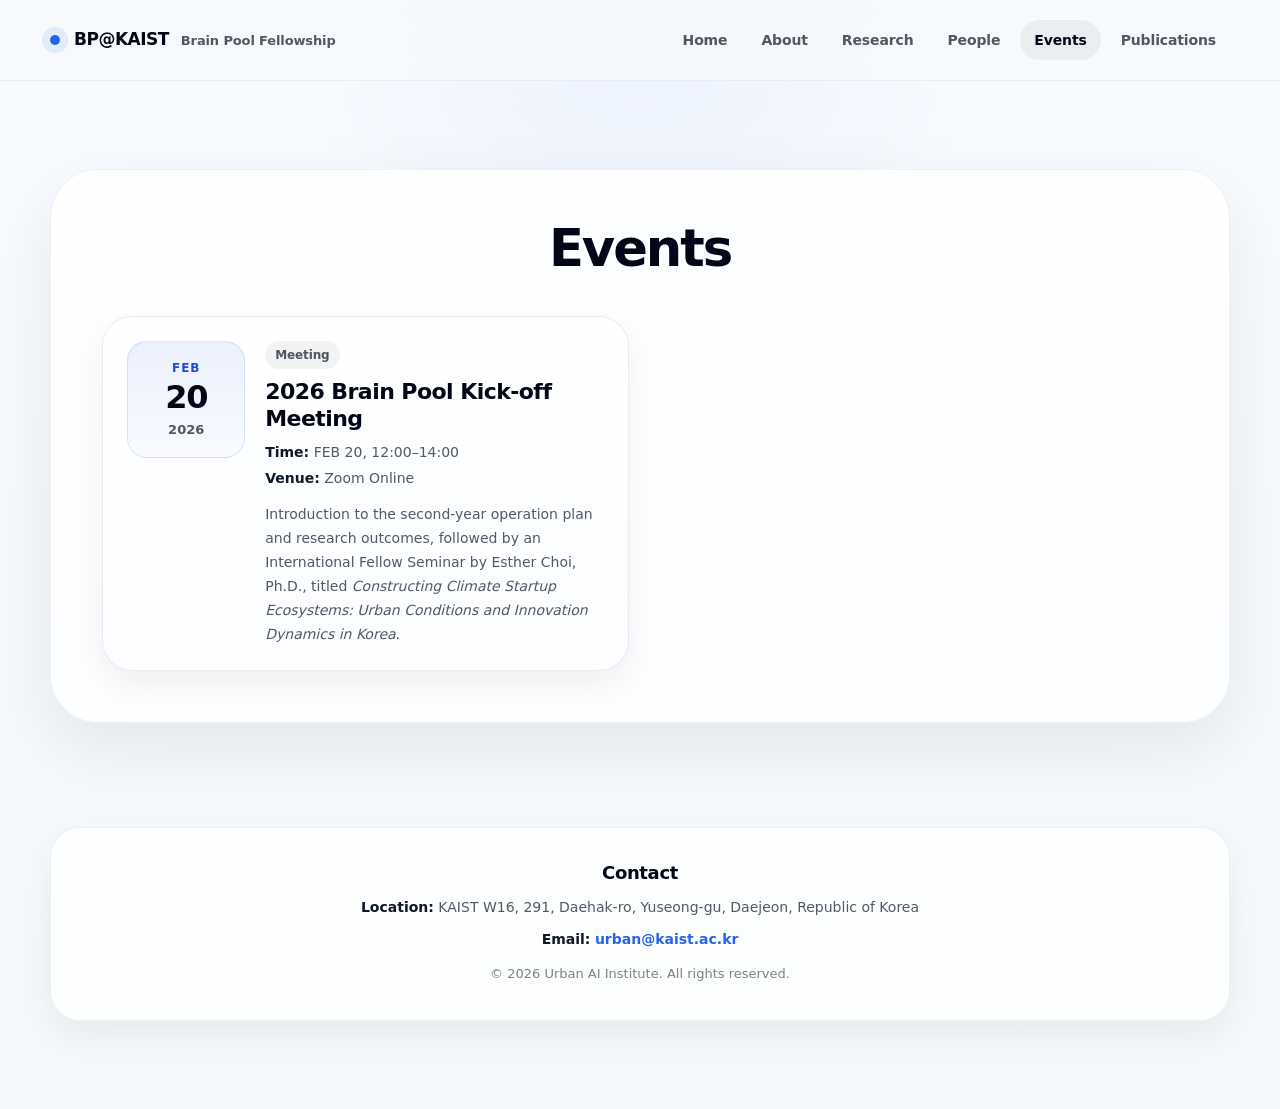
<file: projects-bp-events.html>
<!doctype html>
<html lang="en">
  <head>
    <meta charset="utf-8" />
    <meta name="viewport" content="width=device-width, initial-scale=1" />
    <title>Events | BP@KAIST — Brain Pool Fellowship Program</title>

    <style>
      :root {
        --bg: #f4f7fb;
        --bg-soft: #f8fbff;
        --surface: rgba(255, 255, 255, 0.82);
        --surface-strong: rgba(255, 255, 255, 0.96);
        --card: rgba(255, 255, 255, 0.94);

        --text: #0f172a;
        --text-strong: #020617;
        --muted: rgba(15, 23, 42, 0.72);
        --muted-2: rgba(15, 23, 42, 0.54);

        --brand: #2563eb;
        --brand-strong: #1d4ed8;
        --brand-soft: rgba(37, 99, 235, 0.1);

        --stroke: rgba(15, 23, 42, 0.09);
        --stroke-soft: rgba(15, 23, 42, 0.06);
        --divider: rgba(15, 23, 42, 0.08);

        --shadow-xs: 0 4px 14px rgba(15, 23, 42, 0.04);
        --shadow-sm: 0 14px 34px rgba(15, 23, 42, 0.06);
        --shadow-md: 0 24px 70px rgba(15, 23, 42, 0.08);
        --shadow-lg: 0 36px 100px rgba(2, 6, 23, 0.2);

        --radius-sm: 16px;
        --radius-md: 24px;
        --radius-lg: 32px;
        --radius-xl: 40px;
        --radius-2xl: 48px;
        --radius-pill: 999px;

        --space-1: 4px;
        --space-2: 8px;
        --space-3: 12px;
        --space-4: 16px;
        --space-5: 20px;
        --space-6: 24px;
        --space-7: 32px;
        --space-8: 40px;
        --space-9: 48px;
        --space-10: 64px;
        --space-11: 80px;
        --space-12: 104px;

        --font-stack:
          ui-sans-serif, system-ui, -apple-system, BlinkMacSystemFont,
          "Segoe UI", Roboto, Helvetica, Arial, "Apple SD Gothic Neo",
          "Noto Sans KR", "Malgun Gothic", sans-serif;

        --h1: clamp(36px, 4.4vw, 56px);
        --h2: clamp(30px, 3.6vw, 46px);
        --h3: clamp(20px, 2vw, 26px);

        --lh-tight: 1.04;
        --lh-title: 1.12;
        --lh-body: 1.72;

        --tracking-tight: -0.04em;
        --tracking-mid: -0.03em;

        --container: 1180px;
        --nav-height: 80px;
      }

      * {
        box-sizing: border-box;
      }

      html {
        scroll-behavior: smooth;
      }

      body {
        margin: 0;
        font-family: var(--font-stack);
        color: var(--text);
        background:
          radial-gradient(
            circle at top,
            rgba(37, 99, 235, 0.06),
            transparent 28%
          ),
          linear-gradient(180deg, #f8fbff 0%, #f4f7fb 100%);
        line-height: var(--lh-body);
        text-rendering: optimizeLegibility;
        -webkit-font-smoothing: antialiased;
        -moz-osx-font-smoothing: grayscale;
      }

      img {
        display: block;
        max-width: 100%;
      }

      a {
        color: inherit;
        text-decoration: none;
      }

      a:focus-visible,
      button:focus-visible {
        outline: 3px solid rgba(37, 99, 235, 0.24);
        outline-offset: 4px;
        border-radius: 12px;
      }

      .container {
        width: min(var(--container), calc(100% - 40px));
        margin: 0 auto;
      }

      header {
        position: sticky;
        top: 0;
        z-index: 100;
        background: rgba(248, 250, 252, 0.78);
        backdrop-filter: blur(18px) saturate(145%);
        border-bottom: 1px solid rgba(15, 23, 42, 0.06);
      }

      .header-inner {
        min-height: var(--nav-height);
        display: flex;
        align-items: center;
        justify-content: space-between;
        gap: var(--space-6);
      }

      .logo {
        display: inline-flex;
        align-items: center;
        gap: 14px;
        min-height: 44px;
        white-space: nowrap;
      }

      .logo-mark {
        width: 10px;
        height: 10px;
        border-radius: 50%;
        background: var(--brand);
        box-shadow: 0 0 0 8px rgba(37, 99, 235, 0.1);
        flex: 0 0 auto;
      }

      .logo-text {
        display: inline-flex;
        align-items: baseline;
        gap: 12px;
        flex-wrap: wrap;
      }

      .logo-main {
        font-size: 17px;
        font-weight: 800;
        letter-spacing: -0.03em;
        color: var(--text-strong);
      }

      .logo-sub {
        font-size: 13px;
        font-weight: 600;
        letter-spacing: -0.01em;
        color: var(--muted);
      }

      nav ul {
        list-style: none;
        display: flex;
        align-items: center;
        gap: 6px;
        margin: 0;
        padding: 0;
      }

      nav a {
        display: inline-flex;
        align-items: center;
        justify-content: center;
        min-height: 40px;
        padding: 0 14px;
        border-radius: var(--radius-pill);
        font-size: 14px;
        font-weight: 650;
        letter-spacing: -0.01em;
        color: var(--muted);
        transition:
          color 0.18s ease,
          background 0.18s ease,
          transform 0.18s ease;
      }

      nav a:hover,
      nav a.active {
        color: var(--text-strong);
        background: rgba(15, 23, 42, 0.05);
      }

      nav a:hover {
        transform: translateY(-1px);
      }

      main {
        position: relative;
        z-index: 2;
      }

      .section {
        padding: 88px 0 96px;
      }

      .section-shell {
        background: var(--surface);
        border: 1px solid var(--stroke-soft);
        border-radius: var(--radius-2xl);
        box-shadow: var(--shadow-md);
        padding: clamp(28px, 4vw, 64px);
      }

      .section-header {
        max-width: 780px;
        margin: 0 auto 40px;
        text-align: center;
      }

      .section-title {
        margin: 0;
        font-size: clamp(34px, 4vw, 52px);
        line-height: 1.08;
        letter-spacing: -0.04em;
        color: var(--text-strong);
        font-weight: 820;
      }

      .event-grid {
        display: grid;
        grid-template-columns: repeat(2, minmax(0, 1fr));
        gap: 22px;
      }

      .event-card {
        display: grid;
        grid-template-columns: 118px minmax(0, 1fr);
        gap: 20px;
        align-items: start;
        padding: 24px;
        border-radius: 30px;
        background: linear-gradient(180deg, #ffffff 0%, #fbfdff 100%);
        border: 1px solid rgba(15, 23, 42, 0.08);
        box-shadow: var(--shadow-sm);
        transition:
          transform 0.2s ease,
          box-shadow 0.2s ease,
          border-color 0.2s ease;
      }

      .event-card:hover {
        transform: translateY(-4px);
        box-shadow: 0 24px 56px rgba(15, 23, 42, 0.1);
        border-color: rgba(37, 99, 235, 0.16);
      }

      .event-media {
        width: 118px;
        height: 118px;
        border-radius: 20px;
        overflow: hidden;
        border: 1px solid rgba(15, 23, 42, 0.08);
        background: #f2f4f8;
      }

      .event-media img {
        width: 100%;
        height: 100%;
        object-fit: cover;
      }

      .event-date {
        border-radius: 20px;
        padding: 16px 12px;
        background:
          linear-gradient(
            180deg,
            rgba(37, 99, 235, 0.09),
            rgba(37, 99, 235, 0.03)
          ),
          #fff;
        border: 1px solid rgba(37, 99, 235, 0.14);
        text-align: center;
      }

      .event-date .month {
        display: block;
        font-size: 12px;
        font-weight: 900;
        letter-spacing: 0.08em;
        text-transform: uppercase;
        color: var(--brand-strong);
      }

      .event-date .day {
        display: block;
        margin-top: 2px;
        font-size: 32px;
        line-height: 1;
        font-weight: 900;
        letter-spacing: -0.04em;
        color: var(--text-strong);
      }

      .event-date .year {
        display: block;
        margin-top: 6px;
        font-size: 13px;
        color: var(--muted);
        font-weight: 700;
      }

      .event-body {
        display: grid;
        gap: 10px;
      }

      .event-tag {
        display: inline-flex;
        align-items: center;
        width: fit-content;
        min-height: 28px;
        padding: 0 10px;
        border-radius: var(--radius-pill);
        background: rgba(15, 23, 42, 0.05);
        color: var(--muted);
        font-size: 12px;
        font-weight: 800;
        letter-spacing: -0.01em;
      }

      .event-title {
        margin: 0;
        font-size: 22px;
        line-height: 1.2;
        letter-spacing: -0.025em;
        font-weight: 820;
        color: var(--text-strong);
      }

      .event-meta {
        display: grid;
        gap: 4px;
        color: var(--muted);
        font-size: 14px;
        line-height: 1.55;
      }

      .event-meta strong {
        color: var(--text);
      }

      .event-desc {
        margin: 2px 0 0;
        color: var(--muted);
        font-size: 14px;
        line-height: 1.72;
      }

      .event-actions {
        display: flex;
        gap: 10px;
        flex-wrap: wrap;
        margin-top: 6px;
      }

      .btn-line {
        display: inline-flex;
        align-items: center;
        justify-content: center;
        min-height: 40px;
        padding: 0 14px;
        border-radius: var(--radius-pill);
        background: #fff;
        border: 1px solid rgba(15, 23, 42, 0.1);
        color: var(--text);
        font-weight: 800;
        font-size: 14px;
        transition:
          transform 0.18s ease,
          border-color 0.18s ease,
          background 0.18s ease;
      }

      .btn-line:hover {
        transform: translateY(-1px);
        border-color: rgba(37, 99, 235, 0.2);
        background: rgba(37, 99, 235, 0.04);
      }

      footer {
        padding: 8px 0 88px;
      }

      .footer-inner {
        display: grid;
        gap: 12px;
        padding: 34px 24px;
        text-align: center;
        background: rgba(255, 255, 255, 0.8);
        border: 1px solid rgba(15, 23, 42, 0.06);
        border-radius: 30px;
        box-shadow: var(--shadow-sm);
      }

      .footer-title {
        margin: 0;
        font-size: 18px;
        line-height: 1.2;
        letter-spacing: -0.02em;
        font-weight: 780;
        color: var(--text-strong);
      }

      .contact {
        display: grid;
        gap: 8px;
        font-size: 14px;
        line-height: 1.7;
        color: var(--muted);
      }

      .contact span {
        color: var(--text);
        font-weight: 760;
      }

      .contact a {
        color: var(--brand);
        font-weight: 700;
      }

      .copyright {
        font-size: 13px;
        color: var(--muted-2);
      }

      @media (max-width: 960px) {
        .event-grid {
          grid-template-columns: 1fr;
        }
      }

      @media (max-width: 760px) {
        .container {
          width: min(var(--container), calc(100% - 28px));
        }

        .header-inner {
          min-height: auto;
          padding: 14px 0 16px;
          flex-direction: column;
          align-items: flex-start;
        }

        .logo-text {
          gap: 8px;
        }

        nav ul {
          flex-wrap: wrap;
          gap: 8px 6px;
        }

        .section {
          padding: 72px 0;
        }

        .section-shell {
          border-radius: 30px;
          padding: 24px 20px;
        }

        .section-header {
          margin-bottom: 36px;
        }

        .event-card {
          grid-template-columns: 1fr;
          border-radius: 24px;
        }

        .event-date {
          width: 100%;
          max-width: 140px;
        }
      }

      @media (max-width: 520px) {
        .logo-main {
          font-size: 16px;
        }

        .logo-sub {
          display: block;
          width: 100%;
          margin-left: 24px;
        }

        nav a {
          min-height: 38px;
          padding: 0 12px;
          font-size: 13px;
        }

        .section-title {
          font-size: 34px;
        }

        .event-title {
          font-size: 20px;
        }
      }
    </style>
  </head>

  <body>
    <header>
      <div class="container">
        <div class="header-inner">
          <a
            class="logo"
            href="projects-bp.html#top"
            aria-label="BP@KAIST Home"
          >
            <span class="logo-mark" aria-hidden="true"></span>
            <span class="logo-text">
              <span class="logo-main">BP@KAIST</span>
              <span class="logo-sub">Brain Pool Fellowship</span>
            </span>
          </a>

          <nav aria-label="Primary Navigation">
            <ul>
              <li><a href="projects-bp.html#top">Home</a></li>
              <li><a href="projects-bp.html#about">About</a></li>
              <li><a href="projects-bp.html#research">Research</a></li>
              <li><a href="projects-bp.html#people">People</a></li>
              <li>
                <a class="active" href="projects-bp-events.html">Events</a>
              </li>
              <li><a href="projects-bp-publications.html">Publications</a></li>
            </ul>
          </nav>
        </div>
      </div>
    </header>

    <main>
      <section class="section" id="events" aria-labelledby="events-title">
        <div class="container">
          <div class="section-shell">
            <div class="section-header">
              <h1 class="section-title" id="events-title">Events</h1>
            </div>

            <div class="event-grid">
              <article class="event-card">
                <div class="event-date">
                  <span class="month">Feb</span>
                  <span class="day">20</span>
                  <span class="year">2026</span>
                </div>
                <div class="event-body">
                  <div class="event-tag">Meeting</div>
                  <h3 class="event-title">2026 Brain Pool Kick-off Meeting</h3>
                  <div class="event-meta">
                    <div><strong>Time:</strong> FEB 20, 12:00–14:00</div>
                    <div><strong>Venue:</strong> Zoom Online</div>
                  </div>
                  <p class="event-desc">
                    Introduction to the second-year operation plan and research
                    outcomes, followed by an International Fellow Seminar by
                    Esther Choi, Ph.D., titled
                    <em
                      >Constructing Climate Startup Ecosystems: Urban Conditions
                      and Innovation Dynamics in Korea</em
                    >.
                  </p>
                  <!-- <div class="event-actions">
                    <a class="btn-line" href="#">View Details</a>
                  </div> -->
                </div>
              </article>

              <!-- <article class="event-card">
                <div class="event-date">
                  <span class="month">Apr</span>
                  <span class="day">09</span>
                  <span class="year">2026</span>
                </div>
                <div class="event-body">
                  <div class="event-tag">Workshop</div>
                  <h3 class="event-title">
                    Workshop on Climate Risk, Mobility, and Urban Simulation
                  </h3>
                  <div class="event-meta">
                    <div><strong>Time:</strong> 10:00–17:00</div>
                    <div><strong>Venue:</strong> Urban AI Institute, KAIST</div>
                  </div>
                  <p class="event-desc">
                    An intensive workshop examining simulation-based urban
                    diagnosis, scenario design, and policy experimentation
                    across climate and mobility domains.
                  </p>
                  <div class="event-actions">
                    <a class="btn-line" href="#">View Details</a>
                  </div>
                </div>
              </article>

              <article class="event-card">
                <div class="event-date">
                  <span class="month">May</span>
                  <span class="day">22</span>
                  <span class="year">2026</span>
                </div>
                <div class="event-body">
                  <div class="event-tag">Colloquium</div>
                  <h3 class="event-title">
                    International Colloquium on Urban Physical AI
                  </h3>
                  <div class="event-meta">
                    <div><strong>Time:</strong> 15:00–18:00</div>
                    <div><strong>Venue:</strong> Hybrid Event</div>
                  </div>
                  <p class="event-desc">
                    A colloquium on the integration of distributed autonomous
                    infrastructure, agent-based systems, and physical urban
                    decision architectures.
                  </p>
                  <div class="event-actions">
                    <a class="btn-line" href="#">View Details</a>
                  </div>
                </div>
              </article>

              <article class="event-card">
                <div class="event-date">
                  <span class="month">Jun</span>
                  <span class="day">11</span>
                  <span class="year">2026</span>
                </div>
                <div class="event-body">
                  <div class="event-tag">Lecture</div>
                  <h3 class="event-title">
                    Distinguished Lecture on Urban AI Policy and Governance
                  </h3>
                  <div class="event-meta">
                    <div><strong>Time:</strong> 13:30–15:00</div>
                    <div><strong>Venue:</strong> Main Auditorium, KAIST</div>
                  </div>
                  <p class="event-desc">
                    A featured lecture addressing the policy implications of
                    data-driven urban intelligence, public infrastructure, and
                    AI-enabled governance systems.
                  </p>
                  <div class="event-actions">
                    <a class="btn-line" href="#">View Details</a>
                  </div>
                </div>
              </article> -->
            </div>
          </div>
        </div>
      </section>
    </main>

    <footer>
      <div class="container">
        <div class="footer-inner">
          <h3 class="footer-title">Contact</h3>
          <div class="contact">
            <div>
              <span>Location:</span> KAIST W16, 291, Daehak-ro, Yuseong-gu,
              Daejeon, Republic of Korea
            </div>
            <div>
              <span>Email:</span>
              <a href="mailto:urban@kaist.ac.kr">urban@kaist.ac.kr</a>
            </div>
          </div>
          <div class="copyright">
            &copy; 2026 Urban AI Institute. All rights reserved.
          </div>
        </div>
      </div>
    </footer>
  </body>
</html>
</file>
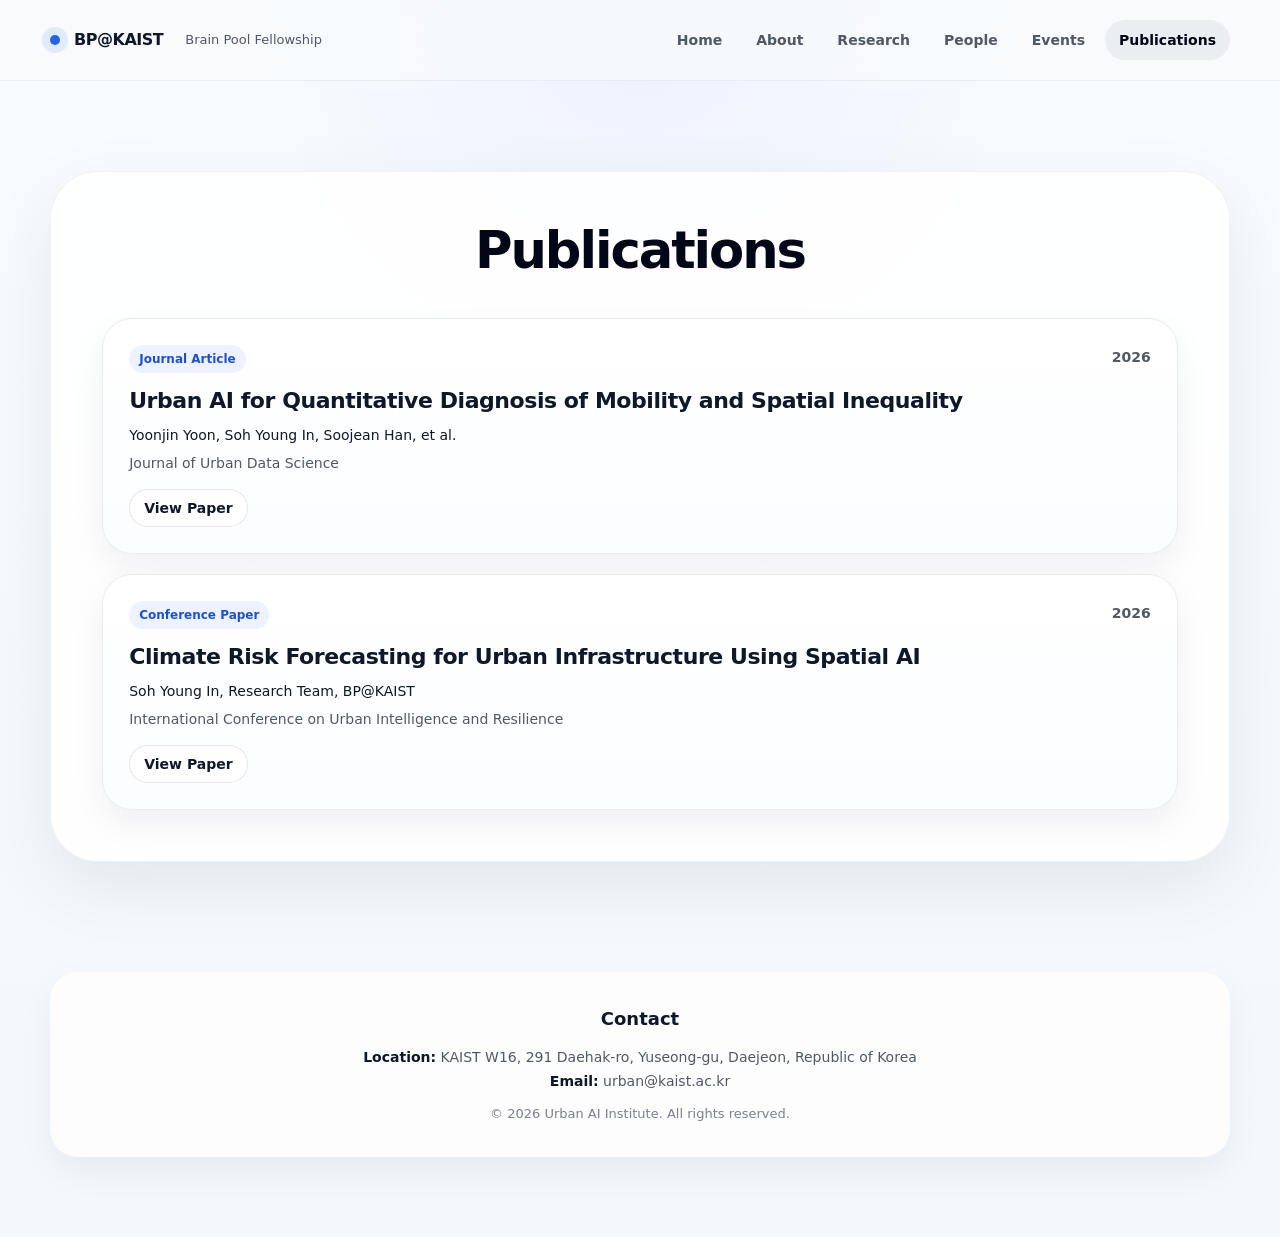
<file: projects-bp-publications.html>
<!doctype html>
<html lang="en">
<head>
<meta charset="utf-8">
<meta name="viewport" content="width=device-width, initial-scale=1">
<title>Publications | BP@KAIST — Brain Pool Fellowship Program</title>

<style>

:root{

--bg:#f4f7fb;
--bg-soft:#f8fbff;

--surface:rgba(255,255,255,.86);

--text:#0f172a;
--text-strong:#020617;

--muted:rgba(15,23,42,.72);
--muted-2:rgba(15,23,42,.54);

--brand:#2563eb;
--brand-strong:#1d4ed8;

--stroke-soft:rgba(15,23,42,.06);

--shadow-sm:0 14px 34px rgba(15,23,42,.06);
--shadow-md:0 24px 70px rgba(15,23,42,.08);

--radius-lg:32px;
--radius-xl:48px;
--radius-pill:999px;

--container:1180px;

--font-stack:
ui-sans-serif,
system-ui,
-apple-system,
BlinkMacSystemFont,
"Segoe UI",
Roboto,
Helvetica,
Arial,
"Apple SD Gothic Neo",
"Noto Sans KR",
"Malgun Gothic",
sans-serif;

}

*{box-sizing:border-box}

body{

margin:0;

font-family:var(--font-stack);

color:var(--text);

background:
radial-gradient(circle at top,rgba(37,99,235,.06),transparent 28%),
linear-gradient(180deg,#f8fbff 0%,#f4f7fb 100%);

line-height:1.72;

}

a{color:inherit;text-decoration:none}

.container{

width:min(var(--container),calc(100% - 40px));

margin:0 auto;

}

/* header */

header{

position:sticky;

top:0;

z-index:100;

background:rgba(248,250,252,.78);

backdrop-filter:blur(18px);

border-bottom:1px solid rgba(15,23,42,.06);

}

.header-inner{

min-height:80px;

display:flex;

align-items:center;

justify-content:space-between;

}

.logo{

display:inline-flex;

align-items:center;

gap:14px;

}

.logo-mark{

width:10px;

height:10px;

border-radius:50%;

background:var(--brand);

box-shadow:0 0 0 8px rgba(37,99,235,.1);

}

.logo-main{

font-weight:800;

letter-spacing:-.03em;

}

.logo-sub{

font-size:13px;

color:var(--muted);

margin-left:8px;

}

nav ul{

list-style:none;

display:flex;

gap:6px;

margin:0;

padding:0;

}

nav a{

padding:0 14px;

height:40px;

display:flex;

align-items:center;

border-radius:var(--radius-pill);

font-size:14px;

font-weight:650;

color:var(--muted);

}

nav a:hover,
nav a.active{

background:rgba(15,23,42,.05);

color:var(--text-strong);

}

/* section */

.section{

padding:90px 0;

}

.section-shell{

background:var(--surface);

border:1px solid var(--stroke-soft);

border-radius:var(--radius-xl);

box-shadow:var(--shadow-md);

padding:clamp(28px,4vw,64px);

}

/* Quiet Editorial title */

.section-header{

max-width:780px;

margin:0 auto 40px;

text-align:center;

}

.section-title{

margin:0;

font-size:clamp(34px,4vw,52px);

line-height:1.08;

letter-spacing:-.04em;

font-weight:820;

color:var(--text-strong);

}

/* publication list */

.pub-list{

display:grid;

gap:20px;

}

.pub-card{

padding:26px;

border-radius:30px;

background:linear-gradient(180deg,#ffffff 0%,#fbfdff 100%);

border:1px solid rgba(15,23,42,.08);

box-shadow:var(--shadow-sm);

transition:.2s;

}

.pub-card:hover{

transform:translateY(-4px);

box-shadow:0 24px 56px rgba(15,23,42,.1);

border-color:rgba(37,99,235,.16);

}

.pub-top{

display:flex;

justify-content:space-between;

align-items:flex-start;

}

.pub-type{

background:rgba(37,99,235,.08);

color:var(--brand-strong);

font-size:12px;

font-weight:900;

padding:0 10px;

border-radius:var(--radius-pill);

height:28px;

display:flex;

align-items:center;

}

.pub-year{

font-size:14px;

font-weight:800;

color:var(--muted);

}

.pub-title{

margin:14px 0 8px;

font-size:22px;

line-height:1.25;

font-weight:820;

letter-spacing:-.02em;

}

.pub-authors{

font-size:14px;

margin:0;

}

.pub-venue{

font-size:14px;

color:var(--muted);

margin-top:4px;

}

.pub-abstract{

font-size:14px;

color:var(--muted);

margin-top:10px;

}

.pub-actions{

margin-top:14px;

display:flex;

gap:10px;

}

.btn-line{

border:1px solid rgba(15,23,42,.1);

border-radius:var(--radius-pill);

padding:0 14px;

height:38px;

display:flex;

align-items:center;

font-weight:700;

font-size:14px;

background:#fff;

}

.btn-line:hover{

border-color:rgba(37,99,235,.2);

background:rgba(37,99,235,.04);

}

/* footer */

footer{

padding:20px 0 80px;

}

.footer-inner{

text-align:center;

background:rgba(255,255,255,.8);

border-radius:28px;

padding:32px;

box-shadow:var(--shadow-sm);

}

.footer-title{

margin:0;

font-size:18px;

font-weight:780;

}

.contact{

margin-top:10px;

font-size:14px;

color:var(--muted);

}

.contact span{

font-weight:760;

color:var(--text);

}

.copyright{

margin-top:10px;

font-size:13px;

color:var(--muted-2);

}

</style>
</head>

<body>

<header>
<div class="container">

<div class="header-inner">

<a class="logo" href="projects-bp.html#top">
<span class="logo-mark"></span>
<span class="logo-main">BP@KAIST</span>
<span class="logo-sub">Brain Pool Fellowship</span>
</a>

<nav>
<ul>

<li><a href="projects-bp.html#top">Home</a></li>
<li><a href="projects-bp.html#about">About</a></li>
<li><a href="projects-bp.html#research">Research</a></li>
<li><a href="projects-bp.html#people">People</a></li>
<li><a href="projects-bp-events.html">Events</a></li>
<li><a class="active" href="projects-bp-publications.html">Publications</a></li>

</ul>
</nav>

</div>
</div>
</header>


<main>

<section class="section">

<div class="container">

<div class="section-shell">

<div class="section-header">
<h1 class="section-title">Publications</h1>
</div>

<div class="pub-list">

<article class="pub-card">

<div class="pub-top">
<div class="pub-type">Journal Article</div>
<div class="pub-year">2026</div>
</div>

<h3 class="pub-title">
Urban AI for Quantitative Diagnosis of Mobility and Spatial Inequality
</h3>

<p class="pub-authors">
Yoonjin Yoon, Soh Young In, Soojean Han, et al.
</p>

<p class="pub-venue">
Journal of Urban Data Science
</p>

<div class="pub-actions">
<a class="btn-line" href="#">View Paper</a>
<!-- <a class="btn-line" href="#">DOI</a> -->
</div>

</article>

<article class="pub-card">

<div class="pub-top">
<div class="pub-type">Conference Paper</div>
<div class="pub-year">2026</div>
</div>

<h3 class="pub-title">
Climate Risk Forecasting for Urban Infrastructure Using Spatial AI
</h3>

<p class="pub-authors">
Soh Young In, Research Team, BP@KAIST
</p>

<p class="pub-venue">
International Conference on Urban Intelligence and Resilience
</p>

<div class="pub-actions">
<a class="btn-line" href="#">View Paper</a>
<!-- <a class="btn-line" href="#">Project Page</a> -->
</div>

</article>

</div>

</div>
</div>
</section>

</main>


<footer>

<div class="container">

<div class="footer-inner">

<h3 class="footer-title">Contact</h3>

<div class="contact">

<div>
<span>Location:</span>
KAIST W16, 291 Daehak-ro, Yuseong-gu, Daejeon, Republic of Korea
</div>

<div>
<span>Email:</span>
<a href="mailto:urban@kaist.ac.kr">urban@kaist.ac.kr</a>
</div>

</div>

<div class="copyright">
© 2026 Urban AI Institute. All rights reserved.
</div>

</div>
</div>
</footer>

</body>
</html>
</file>
